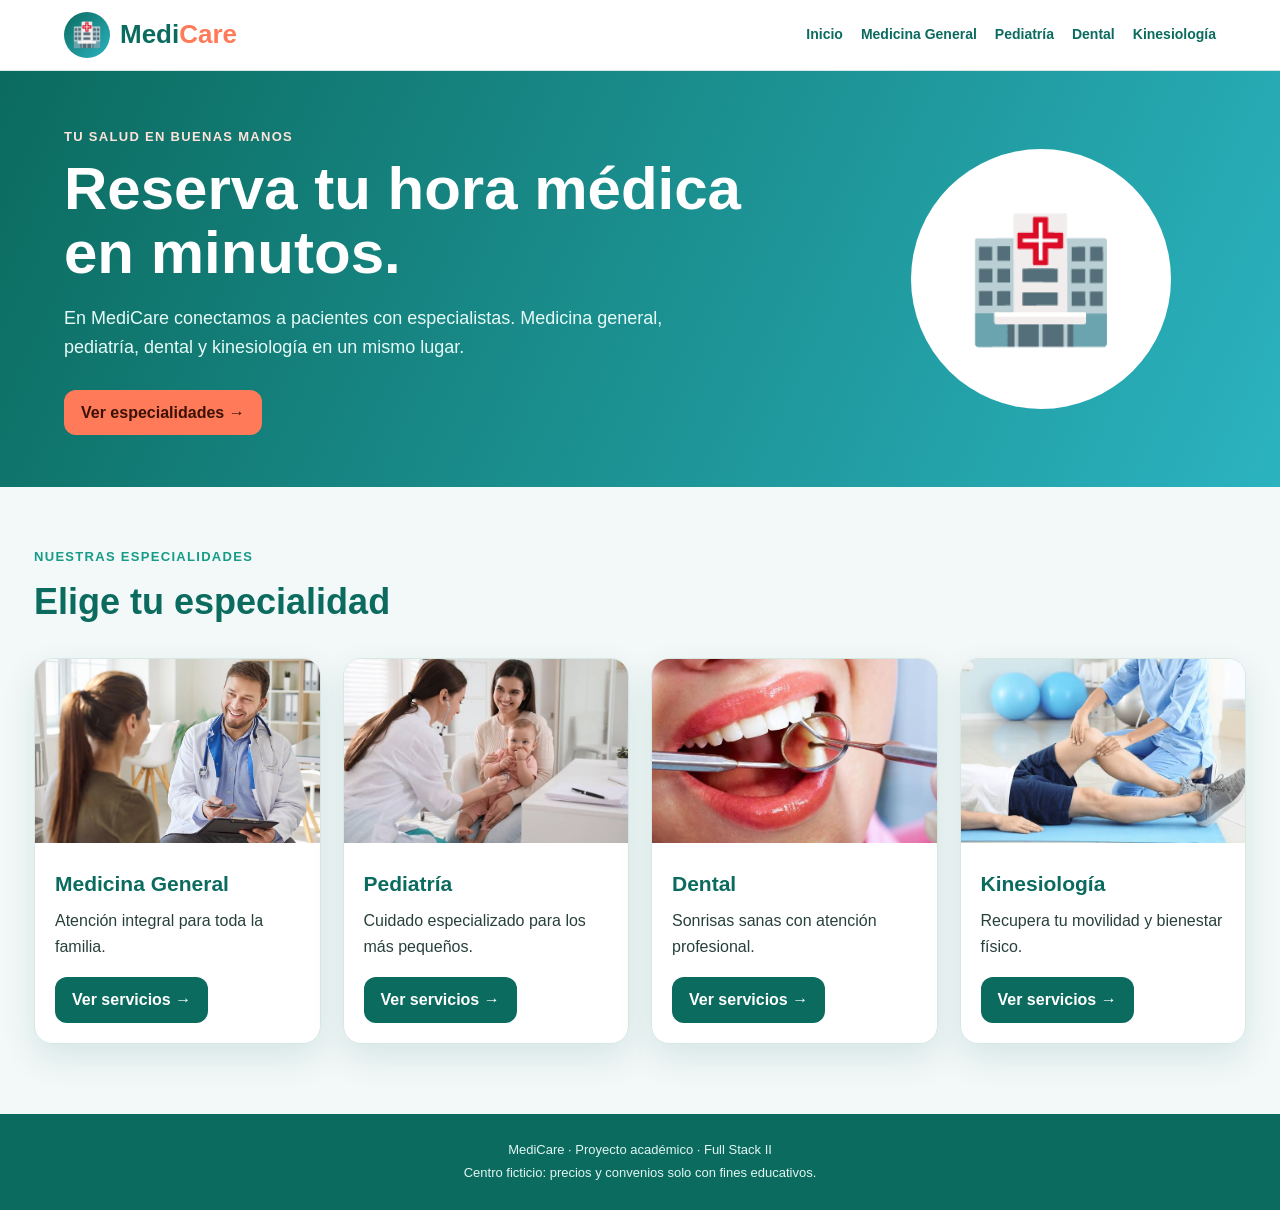
<file: index.html>
<!DOCTYPE html>
<html lang="es">
<head>
  <meta charset="UTF-8">
  <meta name="viewport" content="width=device-width, initial-scale=1.0">
  <meta name="description" content="MediCare: centro médico con reserva de horas por especialidad.">
  <title>MediCare | Centro de consultas médicas</title>
  <!-- Estilos del sitio -->
  <link rel="stylesheet" href="css/styles.css">
</head>
<body>
  <!-- Encabezado -->
  <header class="encabezado">
    <a class="marca" href="index.html" aria-label="Ir al inicio de MediCare">
      <span class="marca-logo" aria-hidden="true">🏥</span>
      <span>Medi<span class="marca-acento">Care</span></span>
    </a>
    <nav class="navegacion" aria-label="Navegación principal">
        <a href="index.html">Inicio</a>
        <a href="medicina-general.html">Medicina General</a>
        <a href="pediatria.html">Pediatría</a>
        <a href="dental.html">Dental</a>
        <a href="kinesiologia.html">Kinesiología</a>
    </nav>
  </header>
  <main id="contenido">
    <!-- Bienvenida -->
    <section class="hero" aria-labelledby="titulo-principal">
      <div class="hero-texto">
        <span class="etiqueta">Tu salud en buenas manos</span>
        <h1 id="titulo-principal">Reserva tu hora médica en minutos.</h1>
        <p>En MediCare conectamos a pacientes con especialistas. Medicina general, pediatría, dental y kinesiología en un mismo lugar.</p>
        <a class="boton boton-claro" href="#especialidades">Ver especialidades →</a>
      </div>
      <div class="hero-figura" aria-hidden="true">🏥</div>
    </section>
    <!-- Especialidades disponibles -->
    <section class="contenido" id="especialidades" aria-labelledby="titulo-especialidades">
      <div class="seccion-encabezado"><span class="etiqueta">Nuestras especialidades</span><h2 id="titulo-especialidades">Elige tu especialidad</h2></div>
      <div class="rejilla-categorias">
      <!-- Especialidad -->
      <article class="tarjeta categoria">
        <img src="img/medicina-general.jpg" alt="Especialidad Medicina General" loading="lazy">
        <div class="tarjeta-contenido">
          <h3>Medicina General</h3><p>Atención integral para toda la familia.</p>
          <a class="boton" href="medicina-general.html">Ver servicios →</a>
        </div>
      </article>
      <!-- Especialidad -->
      <article class="tarjeta categoria">
        <img src="img/pediatria.jpg" alt="Especialidad Pediatría" loading="lazy">
        <div class="tarjeta-contenido">
          <h3>Pediatría</h3><p>Cuidado especializado para los más pequeños.</p>
          <a class="boton" href="pediatria.html">Ver servicios →</a>
        </div>
      </article>
      <!-- Especialidad -->
      <article class="tarjeta categoria">
        <img src="img/dental.jpg" alt="Especialidad Dental" loading="lazy">
        <div class="tarjeta-contenido">
          <h3>Dental</h3><p>Sonrisas sanas con atención profesional.</p>
          <a class="boton" href="dental.html">Ver servicios →</a>
        </div>
      </article>
      <!-- Especialidad -->
      <article class="tarjeta categoria">
        <img src="img/kinesiologia.jpg" alt="Especialidad Kinesiología" loading="lazy">
        <div class="tarjeta-contenido">
          <h3>Kinesiología</h3><p>Recupera tu movilidad y bienestar físico.</p>
          <a class="boton" href="kinesiologia.html">Ver servicios →</a>
        </div>
      </article>
      </div>
    </section>
  </main>
  <footer class="pie">
    <p>MediCare · Proyecto académico · Full Stack II</p>
    <p>Centro ficticio: precios y convenios solo con fines educativos.</p>
  </footer>
</body>
</html>
</file>
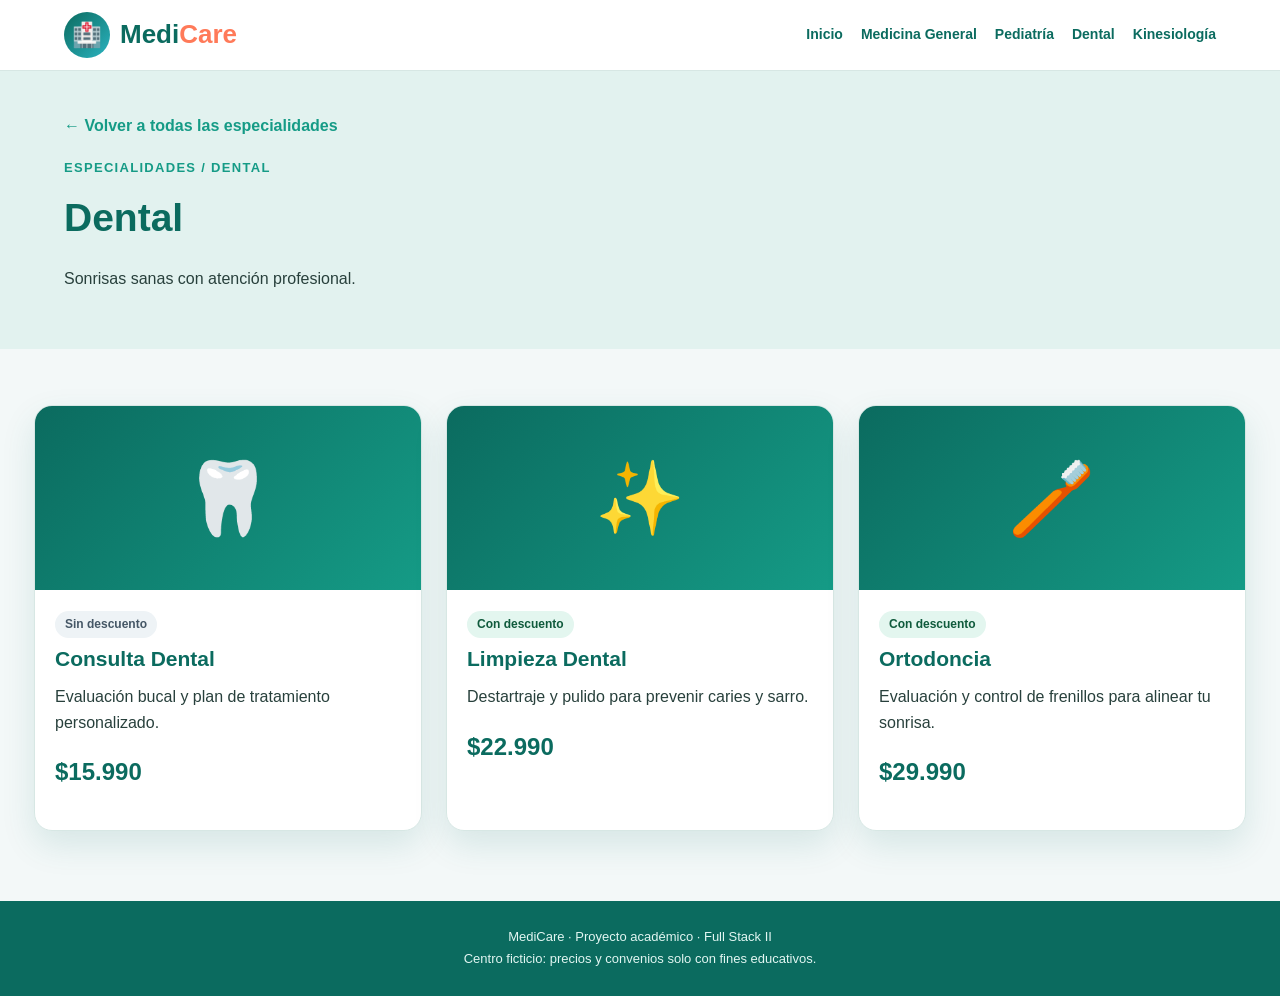
<file: dental.html>
<!DOCTYPE html>
<html lang="es">
<head>
  <meta charset="UTF-8">
  <meta name="viewport" content="width=device-width, initial-scale=1.0">
  <meta name="description" content="MediCare: servicios Dentales y reserva de horas.">
  <title>MediCare | Dental</title>
  <!-- Estilos del sitio -->
  <link rel="stylesheet" href="css/styles.css">
</head>
<body>
  <!-- Encabezado -->
  <header class="encabezado">
    <a class="marca" href="index.html" aria-label="Ir al inicio de MediCare">
      <span class="marca-logo" aria-hidden="true">🏥</span>
      <span>Medi<span class="marca-acento">Care</span></span>
    </a>
    <nav class="navegacion" aria-label="Navegación principal">
        <a href="index.html">Inicio</a>
        <a href="medicina-general.html">Medicina General</a>
        <a href="pediatria.html">Pediatría</a>
        <a href="dental.html">Dental</a>
        <a href="kinesiologia.html">Kinesiología</a>
    </nav>
  </header>
  <main id="contenido">
    <section class="subhero">
      <a class="volver" href="index.html">← Volver a todas las especialidades</a>
      <span class="etiqueta">Especialidades / Dental</span>
      <h1>Dental</h1><p>Sonrisas sanas con atención profesional.</p>
    </section>
    <section class="contenido" aria-label="Servicios Dentales">
      <!-- Servicios de la especialidad -->
      <div class="rejilla-servicios">
      <!-- Servicio -->
      <article class="tarjeta servicio">
        <div class="media v3" aria-hidden="true">🦷</div>
        <div class="tarjeta-contenido">
          <span class="sin-descuento">Sin descuento</span><h3>Consulta Dental</h3><p>Evaluación bucal y plan de tratamiento personalizado.</p>
          <p class="precio">$15.990</p>
        </div>
      </article>
      <!-- Servicio -->
      <article class="tarjeta servicio">
        <div class="media v3" aria-hidden="true">✨</div>
        <div class="tarjeta-contenido">
          <span class="descuento">Con descuento</span><h3>Limpieza Dental</h3><p>Destartraje y pulido para prevenir caries y sarro.</p>
          <p class="precio">$22.990</p>
        </div>
      </article>
      <!-- Servicio -->
      <article class="tarjeta servicio">
        <div class="media v3" aria-hidden="true">🪥</div>
        <div class="tarjeta-contenido">
          <span class="descuento">Con descuento</span><h3>Ortodoncia</h3><p>Evaluación y control de frenillos para alinear tu sonrisa.</p>
          <p class="precio">$29.990</p>
        </div>
      </article>
      </div>
    </section>
  </main>
  <footer class="pie">
    <p>MediCare · Proyecto académico · Full Stack II</p>
    <p>Centro ficticio: precios y convenios solo con fines educativos.</p>
  </footer>
</body>
</html>
</file>
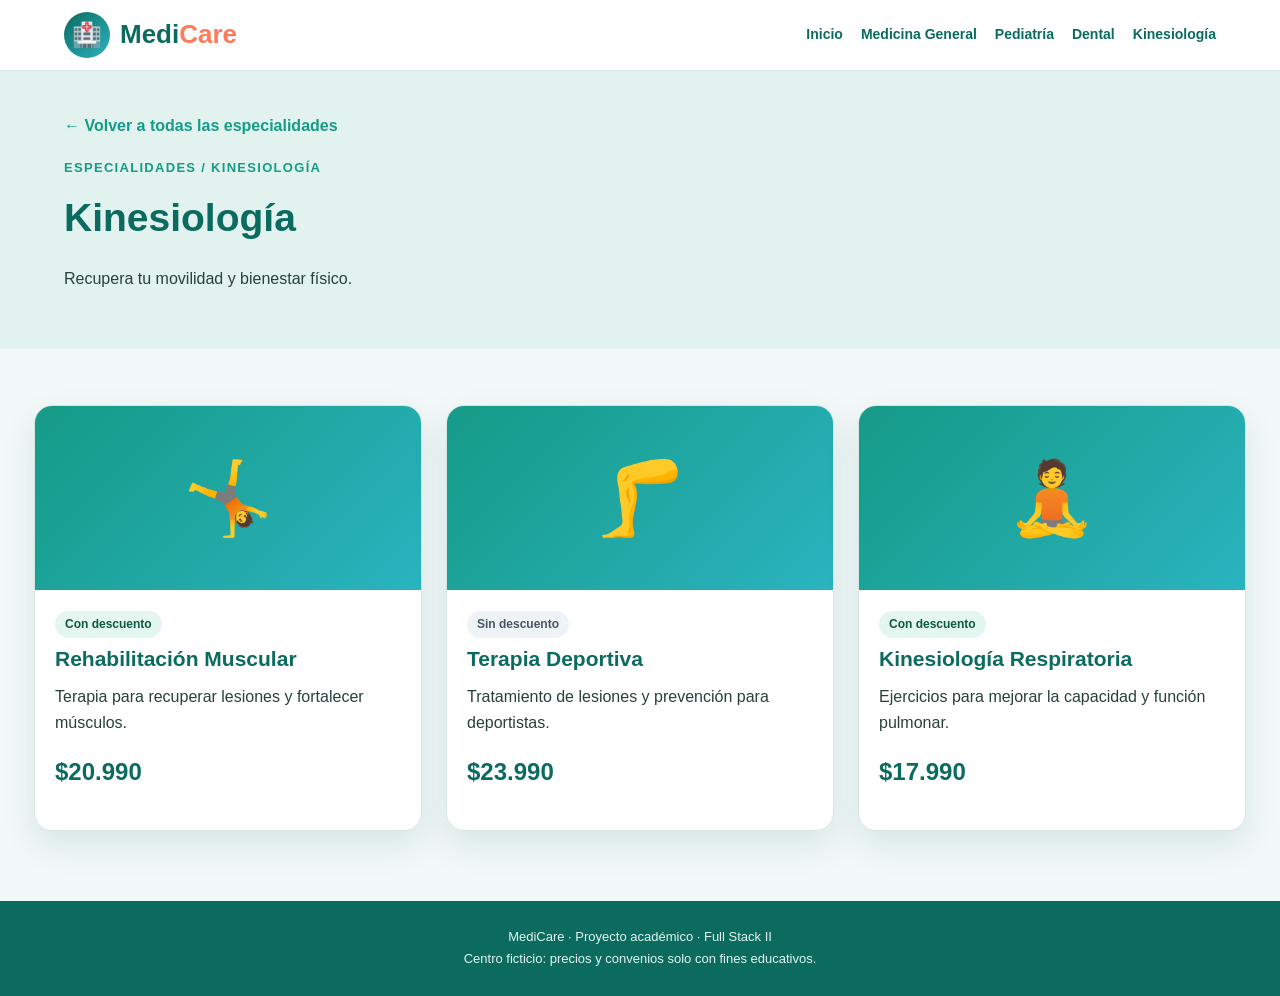
<file: kinesiologia.html>
<!DOCTYPE html>
<html lang="es">
<head>
  <meta charset="UTF-8">
  <meta name="viewport" content="width=device-width, initial-scale=1.0">
  <meta name="description" content="MediCare: servicios de Kinesiología y reserva de horas.">
  <title>MediCare | Kinesiología</title>
  <!-- Estilos del sitio -->
  <link rel="stylesheet" href="css/styles.css">
</head>
<body>
  <!-- Encabezado -->
  <header class="encabezado">
    <a class="marca" href="index.html" aria-label="Ir al inicio de MediCare">
      <span class="marca-logo" aria-hidden="true">🏥</span>
      <span>Medi<span class="marca-acento">Care</span></span>
    </a>
    <nav class="navegacion" aria-label="Navegación principal">
        <a href="index.html">Inicio</a>
        <a href="medicina-general.html">Medicina General</a>
        <a href="pediatria.html">Pediatría</a>
        <a href="dental.html">Dental</a>
        <a href="kinesiologia.html">Kinesiología</a>
    </nav>
  </header>
  <main id="contenido">
    <section class="subhero">
      <a class="volver" href="index.html">← Volver a todas las especialidades</a>
      <span class="etiqueta">Especialidades / Kinesiología</span>
      <h1>Kinesiología</h1><p>Recupera tu movilidad y bienestar físico.</p>
    </section>
    <section class="contenido" aria-label="Servicios de Kinesiología">
      <!-- Servicios de la especialidad -->
      <div class="rejilla-servicios">
      <!-- Servicio -->
      <article class="tarjeta servicio">
        <div class="media v4" aria-hidden="true">🤸</div>
        <div class="tarjeta-contenido">
          <span class="descuento">Con descuento</span><h3>Rehabilitación Muscular</h3><p>Terapia para recuperar lesiones y fortalecer músculos.</p>
          <p class="precio">$20.990</p>
        </div>
      </article>
      <!-- Servicio -->
      <article class="tarjeta servicio">
        <div class="media v4" aria-hidden="true">🦵</div>
        <div class="tarjeta-contenido">
          <span class="sin-descuento">Sin descuento</span><h3>Terapia Deportiva</h3><p>Tratamiento de lesiones y prevención para deportistas.</p>
          <p class="precio">$23.990</p>
        </div>
      </article>
      <!-- Servicio -->
      <article class="tarjeta servicio">
        <div class="media v4" aria-hidden="true">🧘</div>
        <div class="tarjeta-contenido">
          <span class="descuento">Con descuento</span><h3>Kinesiología Respiratoria</h3><p>Ejercicios para mejorar la capacidad y función pulmonar.</p>
          <p class="precio">$17.990</p>
        </div>
      </article>
      </div>
    </section>
  </main>
  <footer class="pie">
    <p>MediCare · Proyecto académico · Full Stack II</p>
    <p>Centro ficticio: precios y convenios solo con fines educativos.</p>
  </footer>
</body>
</html>
</file>
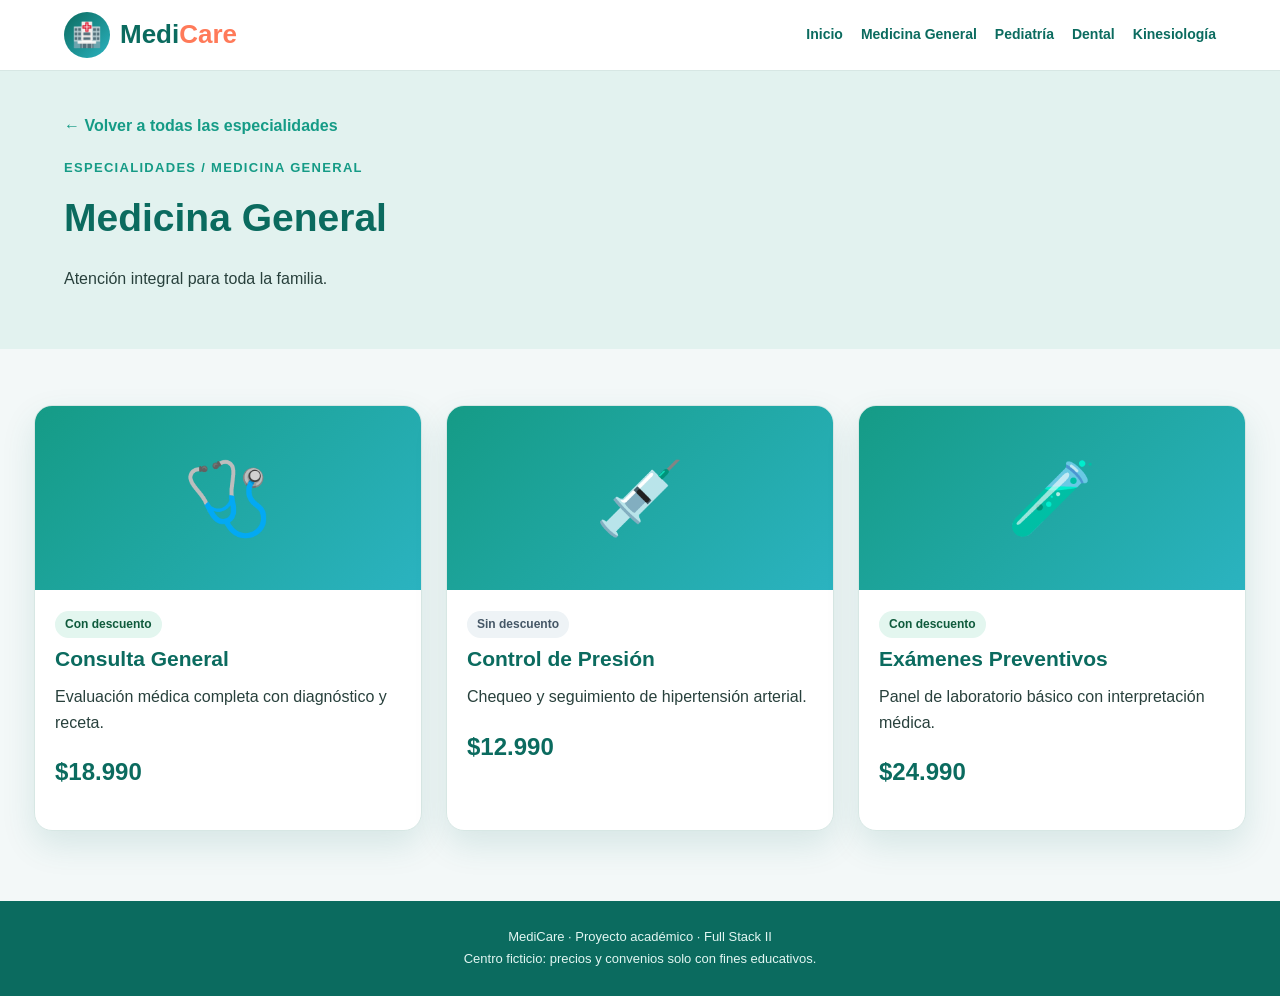
<file: medicina-general.html>
<!DOCTYPE html>
<html lang="es">
<head>
  <meta charset="UTF-8">
  <meta name="viewport" content="width=device-width, initial-scale=1.0">
  <meta name="description" content="MediCare: servicios de Medicina General y reserva de horas.">
  <title>MediCare | Medicina General</title>
  <!-- Estilos del sitio -->
  <link rel="stylesheet" href="css/styles.css">
</head>
<body>
  <!-- Encabezado -->
  <header class="encabezado">
    <a class="marca" href="index.html" aria-label="Ir al inicio de MediCare">
      <span class="marca-logo" aria-hidden="true">🏥</span>
      <span>Medi<span class="marca-acento">Care</span></span>
    </a>
    <nav class="navegacion" aria-label="Navegación principal">
        <a href="index.html">Inicio</a>
        <a href="medicina-general.html">Medicina General</a>
        <a href="pediatria.html">Pediatría</a>
        <a href="dental.html">Dental</a>
        <a href="kinesiologia.html">Kinesiología</a>
    </nav>
  </header>
  <main id="contenido">
    <section class="subhero">
      <a class="volver" href="index.html">← Volver a todas las especialidades</a>
      <span class="etiqueta">Especialidades / Medicina General</span>
      <h1>Medicina General</h1><p>Atención integral para toda la familia.</p>
    </section>
    <section class="contenido" aria-label="Servicios de Medicina General">
      <!-- Servicios de la especialidad -->
      <div class="rejilla-servicios">
      <!-- Servicio -->
      <article class="tarjeta servicio">
        <div class="media" aria-hidden="true">🩺</div>
        <div class="tarjeta-contenido">
          <span class="descuento">Con descuento</span><h3>Consulta General</h3><p>Evaluación médica completa con diagnóstico y receta.</p>
          <p class="precio">$18.990</p>
        </div>
      </article>
      <!-- Servicio -->
      <article class="tarjeta servicio">
        <div class="media" aria-hidden="true">💉</div>
        <div class="tarjeta-contenido">
          <span class="sin-descuento">Sin descuento</span><h3>Control de Presión</h3><p>Chequeo y seguimiento de hipertensión arterial.</p>
          <p class="precio">$12.990</p>
        </div>
      </article>
      <!-- Servicio -->
      <article class="tarjeta servicio">
        <div class="media" aria-hidden="true">🧪</div>
        <div class="tarjeta-contenido">
          <span class="descuento">Con descuento</span><h3>Exámenes Preventivos</h3><p>Panel de laboratorio básico con interpretación médica.</p>
          <p class="precio">$24.990</p>
        </div>
      </article>
      </div>
    </section>
  </main>
  <footer class="pie">
    <p>MediCare · Proyecto académico · Full Stack II</p>
    <p>Centro ficticio: precios y convenios solo con fines educativos.</p>
  </footer>
</body>
</html>
</file>
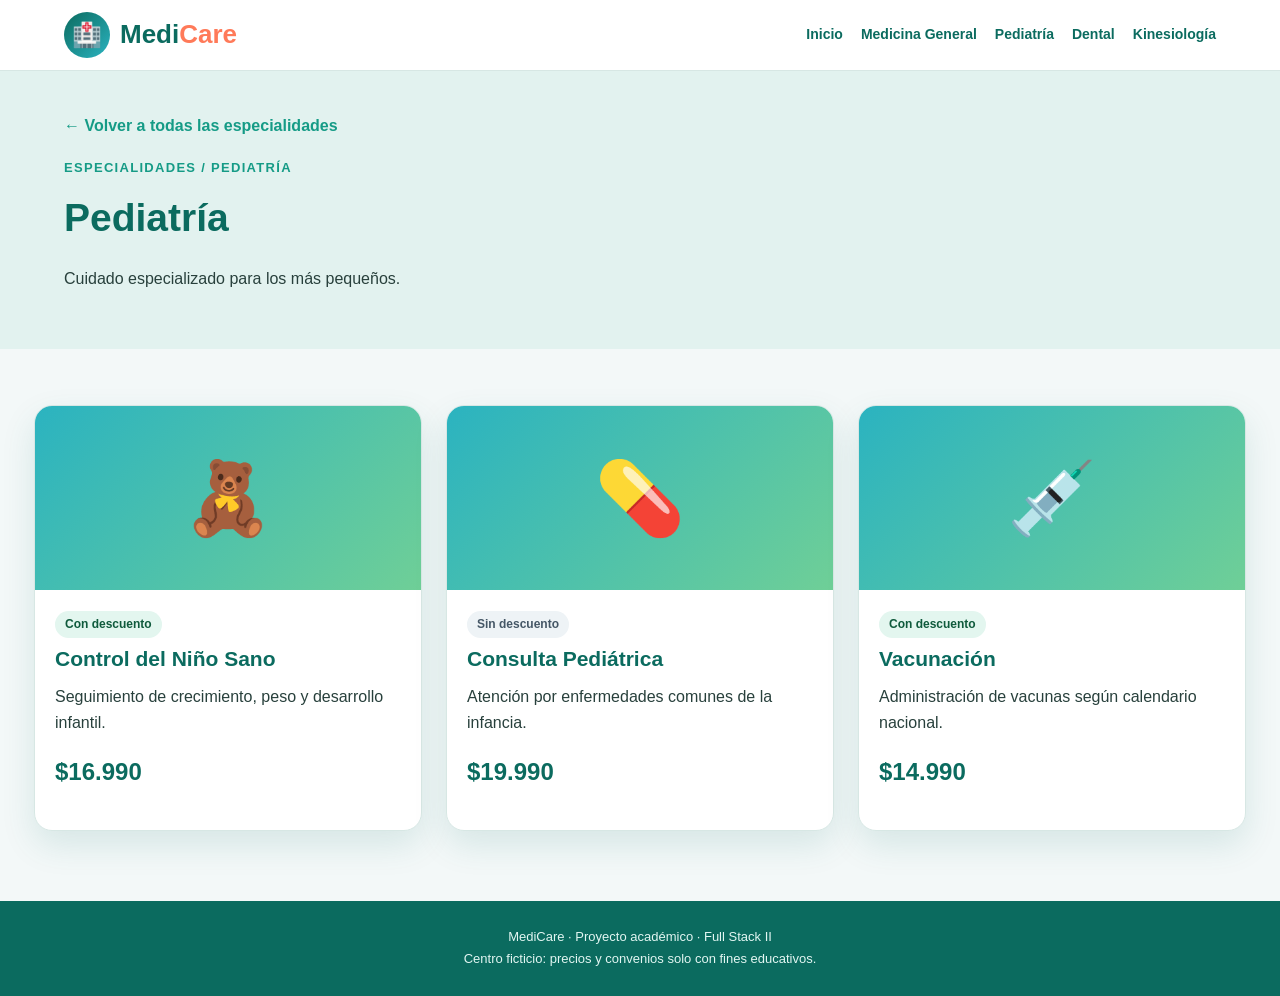
<file: pediatria.html>
<!DOCTYPE html>
<html lang="es">
<head>
  <meta charset="UTF-8">
  <meta name="viewport" content="width=device-width, initial-scale=1.0">
  <meta name="description" content="MediCare: servicios de Pediatría y reserva de horas.">
  <title>MediCare | Pediatría</title>
  <!-- Estilos del sitio -->
  <link rel="stylesheet" href="css/styles.css">
</head>
<body>
  <!-- Encabezado -->
  <header class="encabezado">
    <a class="marca" href="index.html" aria-label="Ir al inicio de MediCare">
      <span class="marca-logo" aria-hidden="true">🏥</span>
      <span>Medi<span class="marca-acento">Care</span></span>
    </a>
    <nav class="navegacion" aria-label="Navegación principal">
        <a href="index.html">Inicio</a>
        <a href="medicina-general.html">Medicina General</a>
        <a href="pediatria.html">Pediatría</a>
        <a href="dental.html">Dental</a>
        <a href="kinesiologia.html">Kinesiología</a>
    </nav>
  </header>
  <main id="contenido">
    <section class="subhero">
      <a class="volver" href="index.html">← Volver a todas las especialidades</a>
      <span class="etiqueta">Especialidades / Pediatría</span>
      <h1>Pediatría</h1><p>Cuidado especializado para los más pequeños.</p>
    </section>
    <section class="contenido" aria-label="Servicios de Pediatría">
      <!-- Servicios de la especialidad -->
      <div class="rejilla-servicios">
      <!-- Servicio -->
      <article class="tarjeta servicio">
        <div class="media v2" aria-hidden="true">🧸</div>
        <div class="tarjeta-contenido">
          <span class="descuento">Con descuento</span><h3>Control del Niño Sano</h3><p>Seguimiento de crecimiento, peso y desarrollo infantil.</p>
          <p class="precio">$16.990</p>
        </div>
      </article>
      <!-- Servicio -->
      <article class="tarjeta servicio">
        <div class="media v2" aria-hidden="true">💊</div>
        <div class="tarjeta-contenido">
          <span class="sin-descuento">Sin descuento</span><h3>Consulta Pediátrica</h3><p>Atención por enfermedades comunes de la infancia.</p>
          <p class="precio">$19.990</p>
        </div>
      </article>
      <!-- Servicio -->
      <article class="tarjeta servicio">
        <div class="media v2" aria-hidden="true">💉</div>
        <div class="tarjeta-contenido">
          <span class="descuento">Con descuento</span><h3>Vacunación</h3><p>Administración de vacunas según calendario nacional.</p>
          <p class="precio">$14.990</p>
        </div>
      </article>
      </div>
    </section>
  </main>
  <footer class="pie">
    <p>MediCare · Proyecto académico · Full Stack II</p>
    <p>Centro ficticio: precios y convenios solo con fines educativos.</p>
  </footer>
</body>
</html>
</file>
<file: css/styles.css>
/* ============================================================
   MediCare - Estilos del sitio
   Centro de consultas médicas y reserva de horas.
   ============================================================ */

/* Variables de color y estilo del sitio. */
:root {
  --verde: #0b6b5f;
  --verde-medio: #159b86;
  --cian: #2bb3c0;
  --acento: #ff7a59;
  --fondo: #f3f8f8;
  --texto: #28403c;
  --blanco: #ffffff;
  --borde: #d7e7e4;
  --radio: 18px;
  --sombra: 0 14px 34px rgba(11,107,95,.12);
}

/* Estilos base. */
* { box-sizing: border-box; }
html { scroll-behavior: smooth; }
body { margin: 0; background: var(--fondo); color: var(--texto); font-family: Arial, Helvetica, sans-serif; line-height: 1.6; }
a { color: inherit; }
img { max-width: 100%; height: auto; display: block; }
a:focus-visible { outline: 3px solid var(--acento); outline-offset: 4px; }

/* Encabezado: marca y navegación. */
.encabezado { display: flex; align-items: center; justify-content: space-between; gap: 20px; padding: 12px max(5vw,20px); background: var(--blanco); border-bottom: 1px solid var(--borde); }
.marca { display: inline-flex; align-items: center; gap: 10px; text-decoration: none; font-size: 26px; font-weight: 800; color: var(--verde); white-space: nowrap; }
.marca-logo { width: 46px; height: 46px; border-radius: 50%; display: grid; place-items: center; background: linear-gradient(135deg,var(--verde),var(--cian)); color: #fff; font-size: 24px; }
.marca-acento { color: var(--acento); }
.navegacion { display: flex; gap: 18px; flex-wrap: wrap; }
.navegacion a { font-size: 14px; font-weight: 700; color: var(--verde); text-decoration: none; border-bottom: 2px solid transparent; transition: border-color .2s, color .2s; }
.navegacion a:hover { color: var(--verde-medio); border-color: var(--acento); }

/* Sección principal de bienvenida. */
.hero { min-height: 390px; background: linear-gradient(115deg,#0b6b5f,#2bb3c0); color: var(--blanco); display: grid; grid-template-columns: 1.5fr .7fr; align-items: center; gap: 50px; padding: 52px max(5vw,20px); }
.hero-texto { max-width: 760px; animation: aparecer 750ms ease both; }
.hero h1 { margin: 8px 0 15px; font-size: clamp(33px,4.7vw,60px); line-height: 1.08; }
.hero p { max-width: 660px; margin-bottom: 28px; font-size: 18px; color: #e6fbf7; }
.hero-figura { justify-self: center; width: min(260px,100%); aspect-ratio: 1; display: grid; place-items: center; font-size: 120px; border-radius: 50%; background: var(--blanco); color: var(--verde); animation: flotar 4s ease-in-out infinite; }
.etiqueta { display: inline-block; color: var(--verde-medio); font-size: 13px; font-weight: 800; letter-spacing: .1em; text-transform: uppercase; }
.hero .etiqueta { color: #ffe3d9; }
.boton { display: inline-flex; width: fit-content; padding: 10px 17px; border-radius: 12px; background: var(--verde); color: white; text-decoration: none; font-weight: 700; transition: background-color .2s, transform .2s; }
.boton:hover { background: var(--verde-medio); transform: translateY(-2px); }
.boton-claro { background: var(--acento); color: #3a1206; animation: pulso 2.8s ease-in-out infinite; }
.boton-claro:hover { background: #ff9b82; }

/* Grillas de especialidades y servicios. */
.contenido { max-width: 1260px; margin: auto; padding: 56px 24px 70px; }
.seccion-encabezado { margin-bottom: 27px; }
.seccion-encabezado h2 { margin: 4px 0 0; color: var(--verde); font-size: clamp(26px,3.4vw,36px); }
.rejilla-categorias { display: grid; grid-template-columns: repeat(4,minmax(0,1fr)); gap: 22px; }
.rejilla-servicios { display: grid; grid-template-columns: repeat(3,minmax(0,1fr)); gap: 24px; }
.tarjeta { overflow: hidden; background: white; border: 1px solid var(--borde); border-radius: var(--radio); box-shadow: var(--sombra); animation: subir 650ms ease both; }
.tarjeta:nth-child(2) { animation-delay: .08s; }
.tarjeta:nth-child(3) { animation-delay: .16s; }
.tarjeta:nth-child(4) { animation-delay: .24s; }

/* Bloque de color con ícono para las tarjetas. */
.tarjeta img { width: 100%; height: 184px; object-fit: cover; }
.media { height: 184px; display: grid; place-items: center; font-size: 72px; color: var(--blanco); background: linear-gradient(135deg,var(--verde-medio),var(--cian)); }
.media.v2 { background: linear-gradient(135deg,#2bb3c0,#6fcf97); }
.media.v3 { background: linear-gradient(135deg,#0b6b5f,#159b86); }
.media.v4 { background: linear-gradient(135deg,#159b86,#2bb3c0); }

.tarjeta-contenido { padding: 20px; }
.tarjeta h3 { color: var(--verde); margin: 4px 0 8px; font-size: 21px; }
.tarjeta p { margin: 0 0 18px; }
.precio { color: var(--verde); font-size: 24px; font-weight: 800; }
.descuento,.sin-descuento { display: inline-block; padding: 4px 10px; border-radius: 50px; font-size: 12px; font-weight: 700; }
.descuento { background: #e3f6ef; color: #0f5a3c; }
.sin-descuento { background: #eef3f6; color: #455766; }
.subhero { background: #e2f2ef; padding: 42px max(5vw,20px); }
.subhero h1 { font-size: 39px; color: var(--verde); margin: 8px 0; }
.volver { display: block; width: fit-content; color: var(--verde-medio); font-weight: 700; margin-bottom: 15px; text-decoration: none; }
.volver:hover { text-decoration: underline; }
.pie { padding: 24px 5vw; background: var(--verde); color: #e2f6f2; text-align: center; font-size: 13px; }
.pie p { margin: 2px 0; }

/* Animaciones del sitio. */
@keyframes aparecer { from {opacity:0;} to {opacity:1;} }
@keyframes subir { from {opacity:0;transform:translateY(18px);} to {opacity:1;transform:translateY(0);} }
@keyframes flotar { 0%,100% {transform:translateY(0);} 50% {transform:translateY(-12px);} }
@keyframes pulso { 0%,100% {box-shadow:0 0 0 0 rgba(255,122,89,.5);} 50% {box-shadow:0 0 0 13px rgba(255,122,89,0);} }

/* Responsividad para tablet y móvil. */
@media (max-width: 980px) {
  .encabezado { flex-direction: column; align-items: flex-start; }
  .rejilla-categorias { grid-template-columns: repeat(2,minmax(0,1fr)); }
  .rejilla-servicios { grid-template-columns: repeat(2,minmax(0,1fr)); }
  .hero { grid-template-columns: 1fr .6fr; }
}
@media (max-width: 620px) {
  .hero { grid-template-columns: 1fr; padding-block: 32px; }
  .hero-figura { width: 140px; font-size: 70px; }
  .navegacion { gap: 11px; }
  .rejilla-categorias,.rejilla-servicios { grid-template-columns: 1fr; }
  .contenido { padding: 35px 17px; }
  .subhero h1 { font-size: 30px; }
}
/* Reduce el movimiento si el sistema lo pide. */
@media (prefers-reduced-motion: reduce) {
  *, *::before, *::after { animation-duration: .01ms !important; transition-duration: .01ms !important; scroll-behavior: auto !important; }
}
</file>
